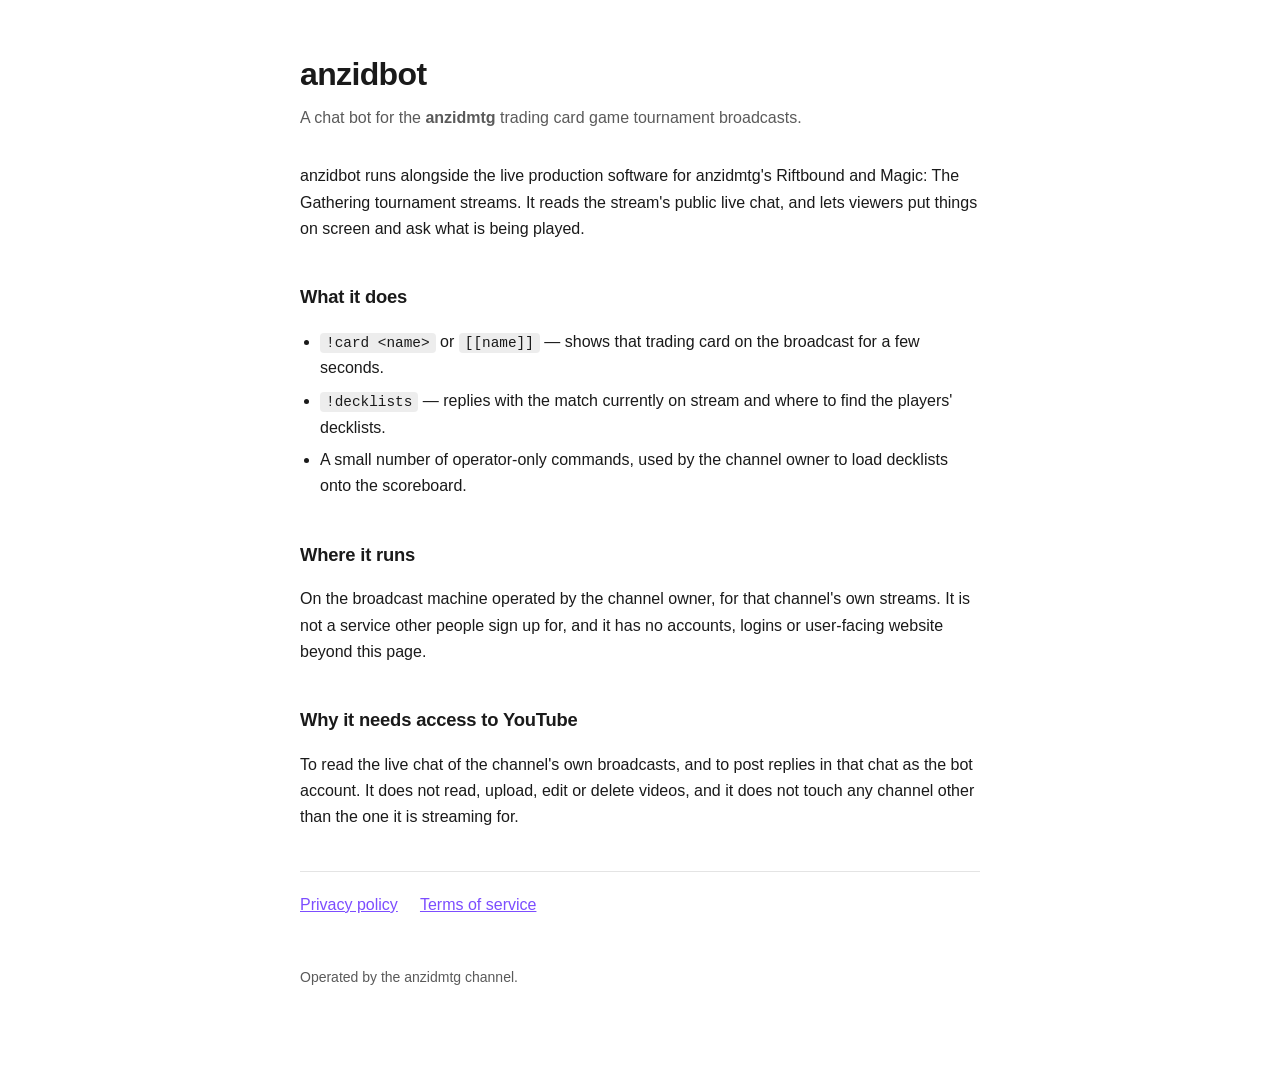
<file: index.html>
<!DOCTYPE html>
<html lang="en">
<head>
<meta charset="utf-8">
<meta name="viewport" content="width=device-width, initial-scale=1">
<title>anzidbot</title>
<meta name="description" content="A chat bot for the anzidmtg tournament broadcasts on Twitch and YouTube.">
<link rel="stylesheet" href="style.css">
</head>
<body>
<main>
    <h1>anzidbot</h1>
    <p class="sub">A chat bot for the <strong>anzidmtg</strong> trading card game tournament broadcasts.</p>

    <p>anzidbot runs alongside the live production software for anzidmtg's Riftbound and Magic: The Gathering
    tournament streams. It reads the stream's public live chat, and lets viewers put things on screen and ask
    what is being played.</p>

    <h2>What it does</h2>
    <ul>
        <li><code>!card &lt;name&gt;</code> or <code>[[name]]</code> — shows that trading card on the broadcast for a few seconds.</li>
        <li><code>!decklists</code> — replies with the match currently on stream and where to find the players' decklists.</li>
        <li>A small number of operator-only commands, used by the channel owner to load decklists onto the scoreboard.</li>
    </ul>

    <h2>Where it runs</h2>
    <p>On the broadcast machine operated by the channel owner, for that channel's own streams. It is not a
    service other people sign up for, and it has no accounts, logins or user-facing website beyond this page.</p>

    <h2>Why it needs access to YouTube</h2>
    <p>To read the live chat of the channel's own broadcasts, and to post replies in that chat as the bot
    account. It does not read, upload, edit or delete videos, and it does not touch any channel other than the
    one it is streaming for.</p>

    <nav>
        <a href="privacy.html">Privacy policy</a>
        <a href="terms.html">Terms of service</a>
    </nav>
    <footer>Operated by the anzidmtg channel.</footer>
</main>
</body>
</html>
</file>
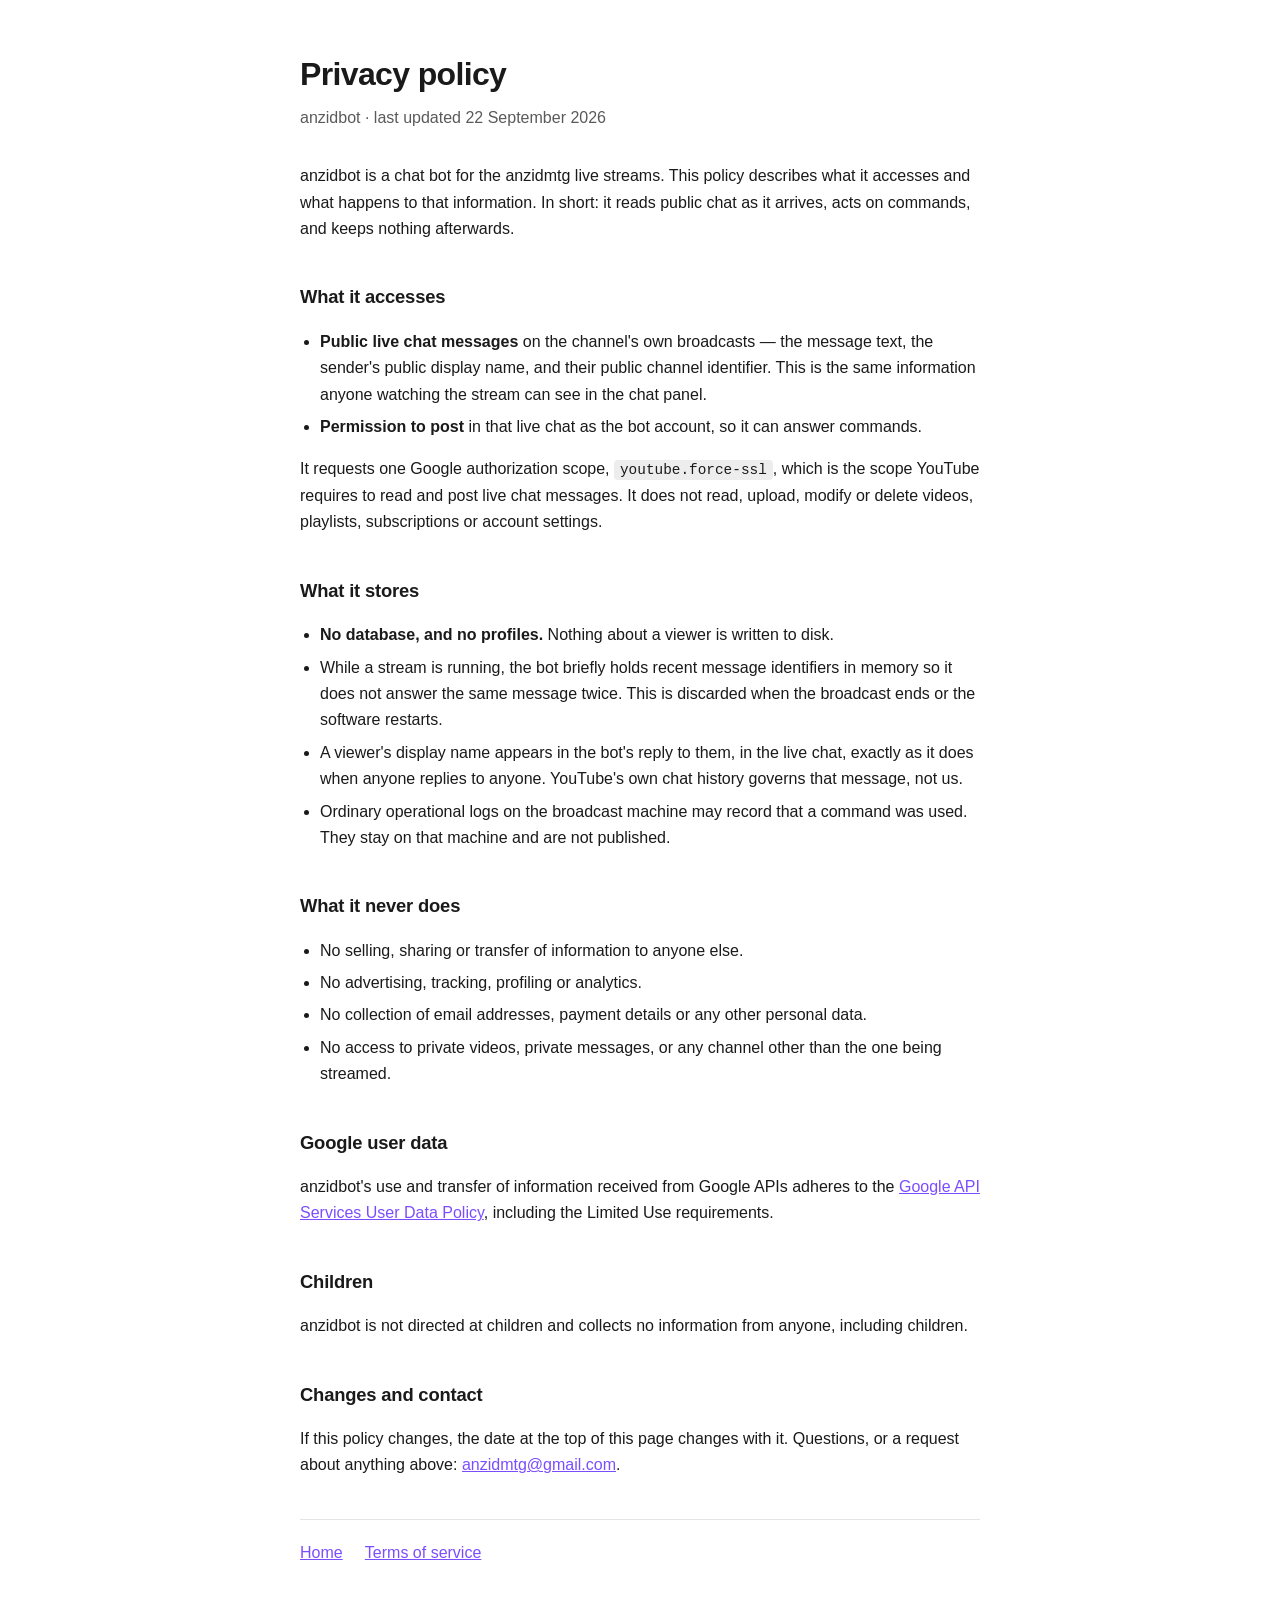
<file: privacy.html>
<!DOCTYPE html>
<html lang="en">
<head>
<meta charset="utf-8">
<meta name="viewport" content="width=device-width, initial-scale=1">
<title>anzidbot — Privacy policy</title>
<meta name="description" content="What anzidbot accesses, what it does not store, and how to contact us.">
<link rel="stylesheet" href="style.css">
</head>
<body>
<main>
    <h1>Privacy policy</h1>
    <p class="sub">anzidbot · last updated 22 September 2026</p>

    <p>anzidbot is a chat bot for the anzidmtg live streams. This policy describes what it accesses and what
    happens to that information. In short: it reads public chat as it arrives, acts on commands, and keeps
    nothing afterwards.</p>

    <h2>What it accesses</h2>
    <ul>
        <li><strong>Public live chat messages</strong> on the channel's own broadcasts — the message text, the
        sender's public display name, and their public channel identifier. This is the same information anyone
        watching the stream can see in the chat panel.</li>
        <li><strong>Permission to post</strong> in that live chat as the bot account, so it can answer commands.</li>
    </ul>
    <p>It requests one Google authorization scope, <code>youtube.force-ssl</code>, which is the scope YouTube
    requires to read and post live chat messages. It does not read, upload, modify or delete videos, playlists,
    subscriptions or account settings.</p>

    <h2>What it stores</h2>
    <ul>
        <li><strong>No database, and no profiles.</strong> Nothing about a viewer is written to disk.</li>
        <li>While a stream is running, the bot briefly holds recent message identifiers in memory so it does not
        answer the same message twice. This is discarded when the broadcast ends or the software restarts.</li>
        <li>A viewer's display name appears in the bot's reply to them, in the live chat, exactly as it does
        when anyone replies to anyone. YouTube's own chat history governs that message, not us.</li>
        <li>Ordinary operational logs on the broadcast machine may record that a command was used. They stay on
        that machine and are not published.</li>
    </ul>

    <h2>What it never does</h2>
    <ul>
        <li>No selling, sharing or transfer of information to anyone else.</li>
        <li>No advertising, tracking, profiling or analytics.</li>
        <li>No collection of email addresses, payment details or any other personal data.</li>
        <li>No access to private videos, private messages, or any channel other than the one being streamed.</li>
    </ul>

    <h2>Google user data</h2>
    <p>anzidbot's use and transfer of information received from Google APIs adheres to the
    <a href="https://developers.google.com/terms/api-services-user-data-policy">Google API Services User Data
    Policy</a>, including the Limited Use requirements.</p>

    <h2>Children</h2>
    <p>anzidbot is not directed at children and collects no information from anyone, including children.</p>

    <h2>Changes and contact</h2>
    <p>If this policy changes, the date at the top of this page changes with it. Questions, or a request about
    anything above: <a href="mailto:anzidmtg@gmail.com">anzidmtg@gmail.com</a>.</p>

    <nav>
        <a href="index.html">Home</a>
        <a href="terms.html">Terms of service</a>
    </nav>
</main>
</body>
</html>
</file>
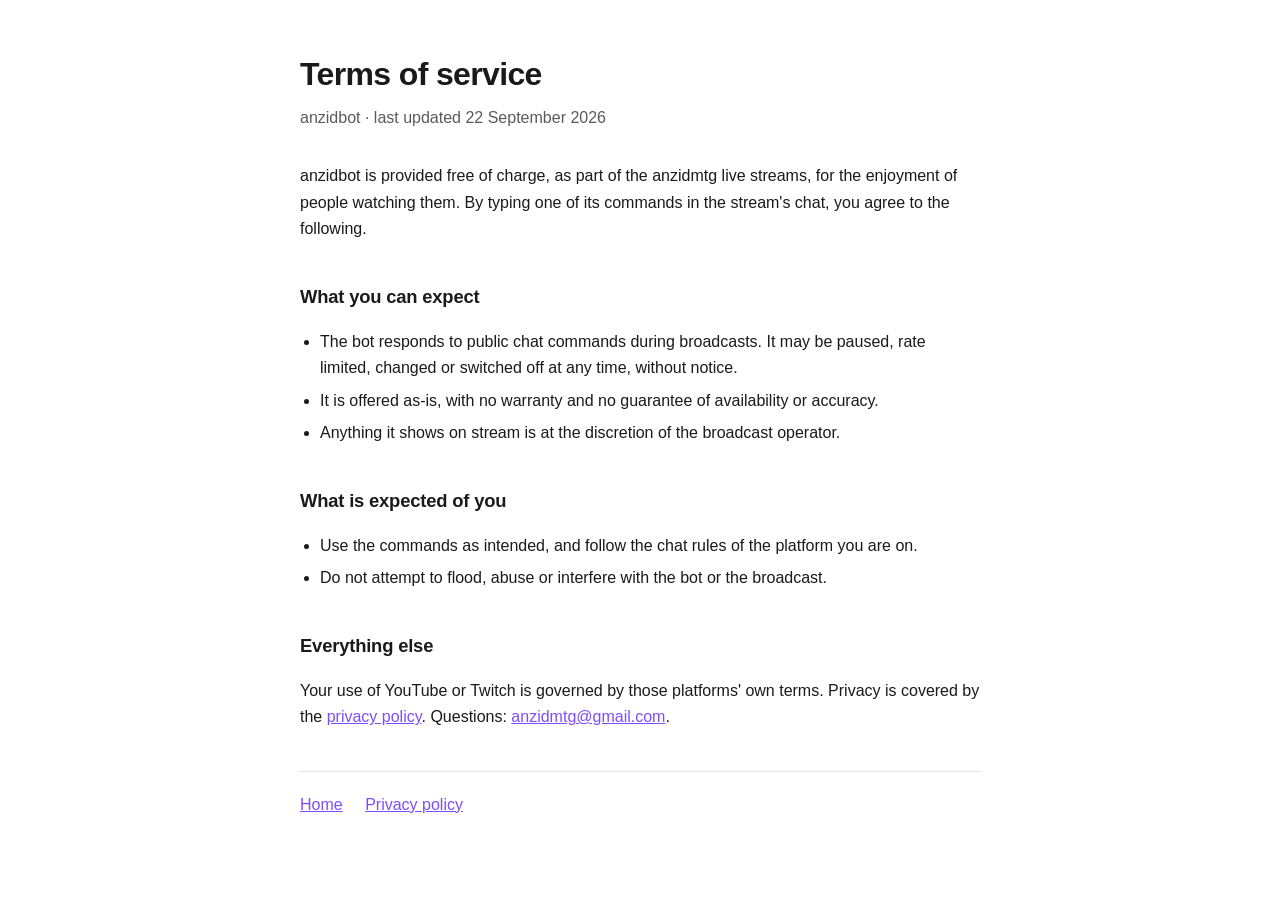
<file: terms.html>
<!DOCTYPE html>
<html lang="en">
<head>
<meta charset="utf-8">
<meta name="viewport" content="width=device-width, initial-scale=1">
<title>anzidbot — Terms of service</title>
<meta name="description" content="The terms under which anzidbot is provided.">
<link rel="stylesheet" href="style.css">
</head>
<body>
<main>
    <h1>Terms of service</h1>
    <p class="sub">anzidbot · last updated 22 September 2026</p>

    <p>anzidbot is provided free of charge, as part of the anzidmtg live streams, for the enjoyment of people
    watching them. By typing one of its commands in the stream's chat, you agree to the following.</p>

    <h2>What you can expect</h2>
    <ul>
        <li>The bot responds to public chat commands during broadcasts. It may be paused, rate limited, changed
        or switched off at any time, without notice.</li>
        <li>It is offered as-is, with no warranty and no guarantee of availability or accuracy.</li>
        <li>Anything it shows on stream is at the discretion of the broadcast operator.</li>
    </ul>

    <h2>What is expected of you</h2>
    <ul>
        <li>Use the commands as intended, and follow the chat rules of the platform you are on.</li>
        <li>Do not attempt to flood, abuse or interfere with the bot or the broadcast.</li>
    </ul>

    <h2>Everything else</h2>
    <p>Your use of YouTube or Twitch is governed by those platforms' own terms. Privacy is covered by the
    <a href="privacy.html">privacy policy</a>. Questions:
    <a href="mailto:anzidmtg@gmail.com">anzidmtg@gmail.com</a>.</p>

    <nav>
        <a href="index.html">Home</a>
        <a href="privacy.html">Privacy policy</a>
    </nav>
</main>
</body>
</html>
</file>
<file: style.css>
:root {
    --bg: #ffffff; --fg: #1a1a1a; --muted: #5a5a5a; --line: #e4e4e4; --accent: #7c4dff;
}
@media (prefers-color-scheme: dark) {
    :root { --bg: #16161a; --fg: #ececf1; --muted: #a0a0ab; --line: #2c2c34; --accent: #a78bfa; }
}
* { box-sizing: border-box; }
body {
    margin: 0; padding: 48px 16px 96px; background: var(--bg); color: var(--fg);
    font: 16px/1.65 -apple-system, BlinkMacSystemFont, "Segoe UI", Roboto, Helvetica, Arial, sans-serif;
}
main { max-width: 680px; margin: 0 auto; }
h1 { font-size: 2rem; margin: 0 0 4px; letter-spacing: -0.02em; }
h2 { font-size: 1.15rem; margin: 40px 0 8px; letter-spacing: -0.01em; }
.sub { color: var(--muted); margin: 0 0 32px; }
p, li { color: var(--fg); }
ul { padding-left: 20px; }
li { margin: 6px 0; }
code { background: color-mix(in srgb, var(--fg) 8%, transparent); padding: 2px 6px; border-radius: 4px; font-size: 0.9em; }
a { color: var(--accent); }
nav { margin: 40px 0 0; padding-top: 20px; border-top: 1px solid var(--line); }
nav a { margin-right: 18px; }
footer { margin-top: 48px; color: var(--muted); font-size: 0.875rem; }
</file>
